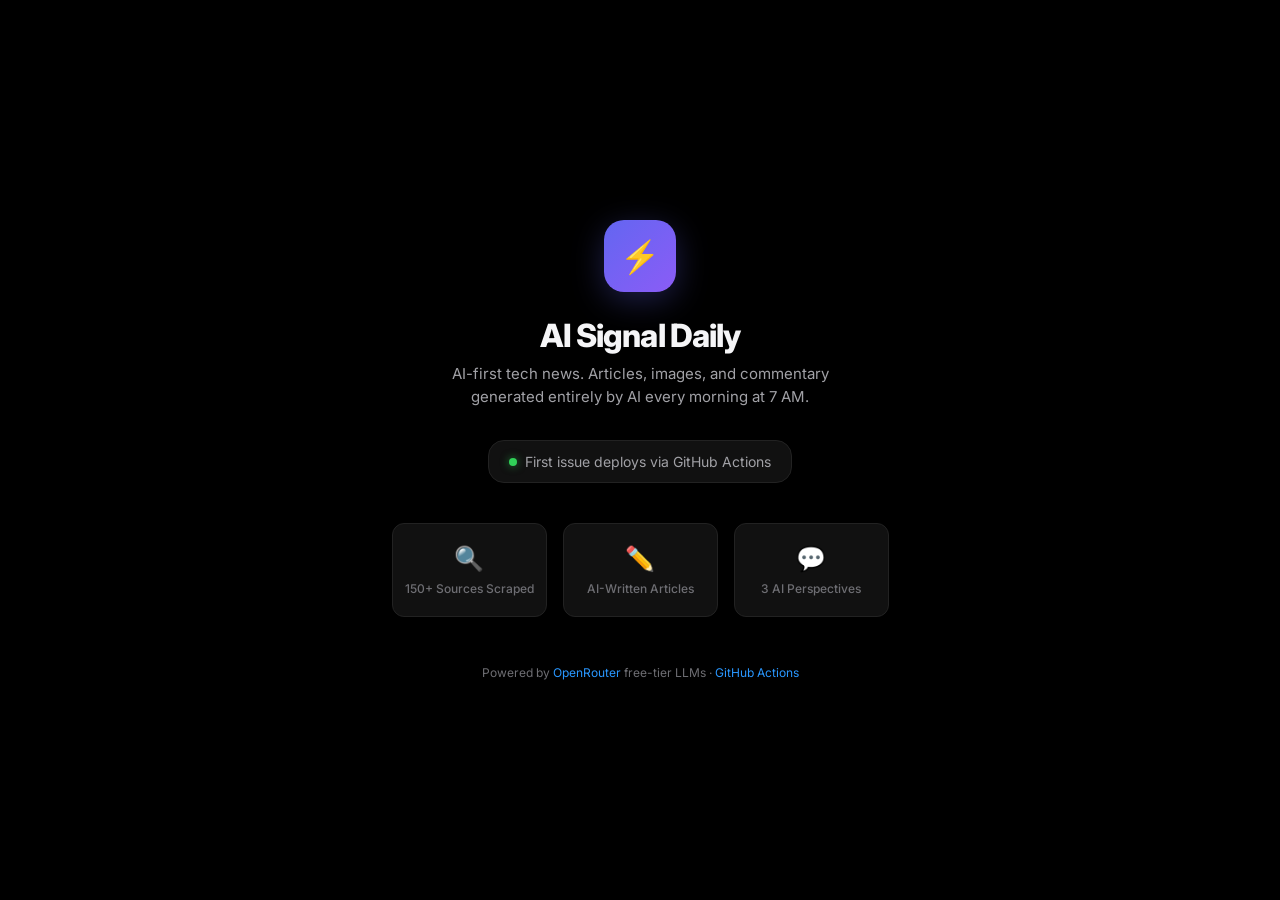
<file: docs/index.html>
<!DOCTYPE html>
<html lang="en">
<head>
<meta charset="UTF-8">
<meta name="viewport" content="width=device-width, initial-scale=1.0">
<title>AI Signal Daily</title>
<meta name="theme-color" content="#000000">
<link rel="preconnect" href="https://fonts.googleapis.com">
<link rel="preconnect" href="https://fonts.gstatic.com" crossorigin>
<link href="https://fonts.googleapis.com/css2?family=Inter:wght@300;400;500;600;700;800&display=swap" rel="stylesheet">
<style>
*,*::before,*::after{box-sizing:border-box;margin:0;padding:0}
body{font-family:'Inter',-apple-system,BlinkMacSystemFont,sans-serif;background:#000;color:#f5f5f7;min-height:100vh;display:flex;flex-direction:column;align-items:center;justify-content:center;padding:40px 20px;-webkit-font-smoothing:antialiased}
.c{text-align:center;max-width:560px}
.logo{width:72px;height:72px;margin:0 auto 24px;background:linear-gradient(135deg,#6366f1,#8b5cf6);border-radius:20px;display:flex;align-items:center;justify-content:center;font-size:32px;box-shadow:0 8px 32px rgba(99,102,241,.3)}
h1{font-size:32px;font-weight:800;letter-spacing:-.03em;margin-bottom:8px}
.sub{font-size:15px;color:#a1a1a6;line-height:1.5;margin-bottom:32px}
.status{display:inline-flex;align-items:center;gap:8px;background:#111;border:1px solid #222;padding:12px 20px;border-radius:16px;font-size:14px;color:#a1a1a6}
.dot{width:8px;height:8px;border-radius:50%;background:#30d158;box-shadow:0 0 8px rgba(48,209,88,.6);animation:pulse 2s infinite}
@keyframes pulse{0%,100%{opacity:1}50%{opacity:.4}}
.feat{display:grid;grid-template-columns:repeat(3,1fr);gap:16px;margin-top:40px}
.f{background:#111;border:1px solid #222;border-radius:12px;padding:20px 12px}
.fi{font-size:24px;margin-bottom:8px}
.fl{font-size:12px;color:#6e6e73;font-weight:500}
.foot{margin-top:48px;font-size:12px;color:#6e6e73}
.foot a{color:#2997ff;text-decoration:none}
@media(max-width:480px){.feat{grid-template-columns:1fr}}
</style>
</head>
<body>
<div class="c">
  <div class="logo">&#9889;</div>
  <h1>AI Signal Daily</h1>
  <p class="sub">AI-first tech news. Articles, images, and commentary<br>generated entirely by AI every morning at 7 AM.</p>
  <div class="status"><span class="dot"></span>First issue deploys via GitHub Actions</div>
  <div class="feat">
    <div class="f"><div class="fi">&#128269;</div><div class="fl">150+ Sources Scraped</div></div>
    <div class="f"><div class="fi">&#9999;&#65039;</div><div class="fl">AI-Written Articles</div></div>
    <div class="f"><div class="fi">&#128172;</div><div class="fl">3 AI Perspectives</div></div>
  </div>
</div>
<p class="foot">Powered by <a href="https://openrouter.ai" target="_blank">OpenRouter</a> free-tier LLMs &middot; <a href="https://github.com" target="_blank">GitHub Actions</a></p>
</body>
</html>
</file>
